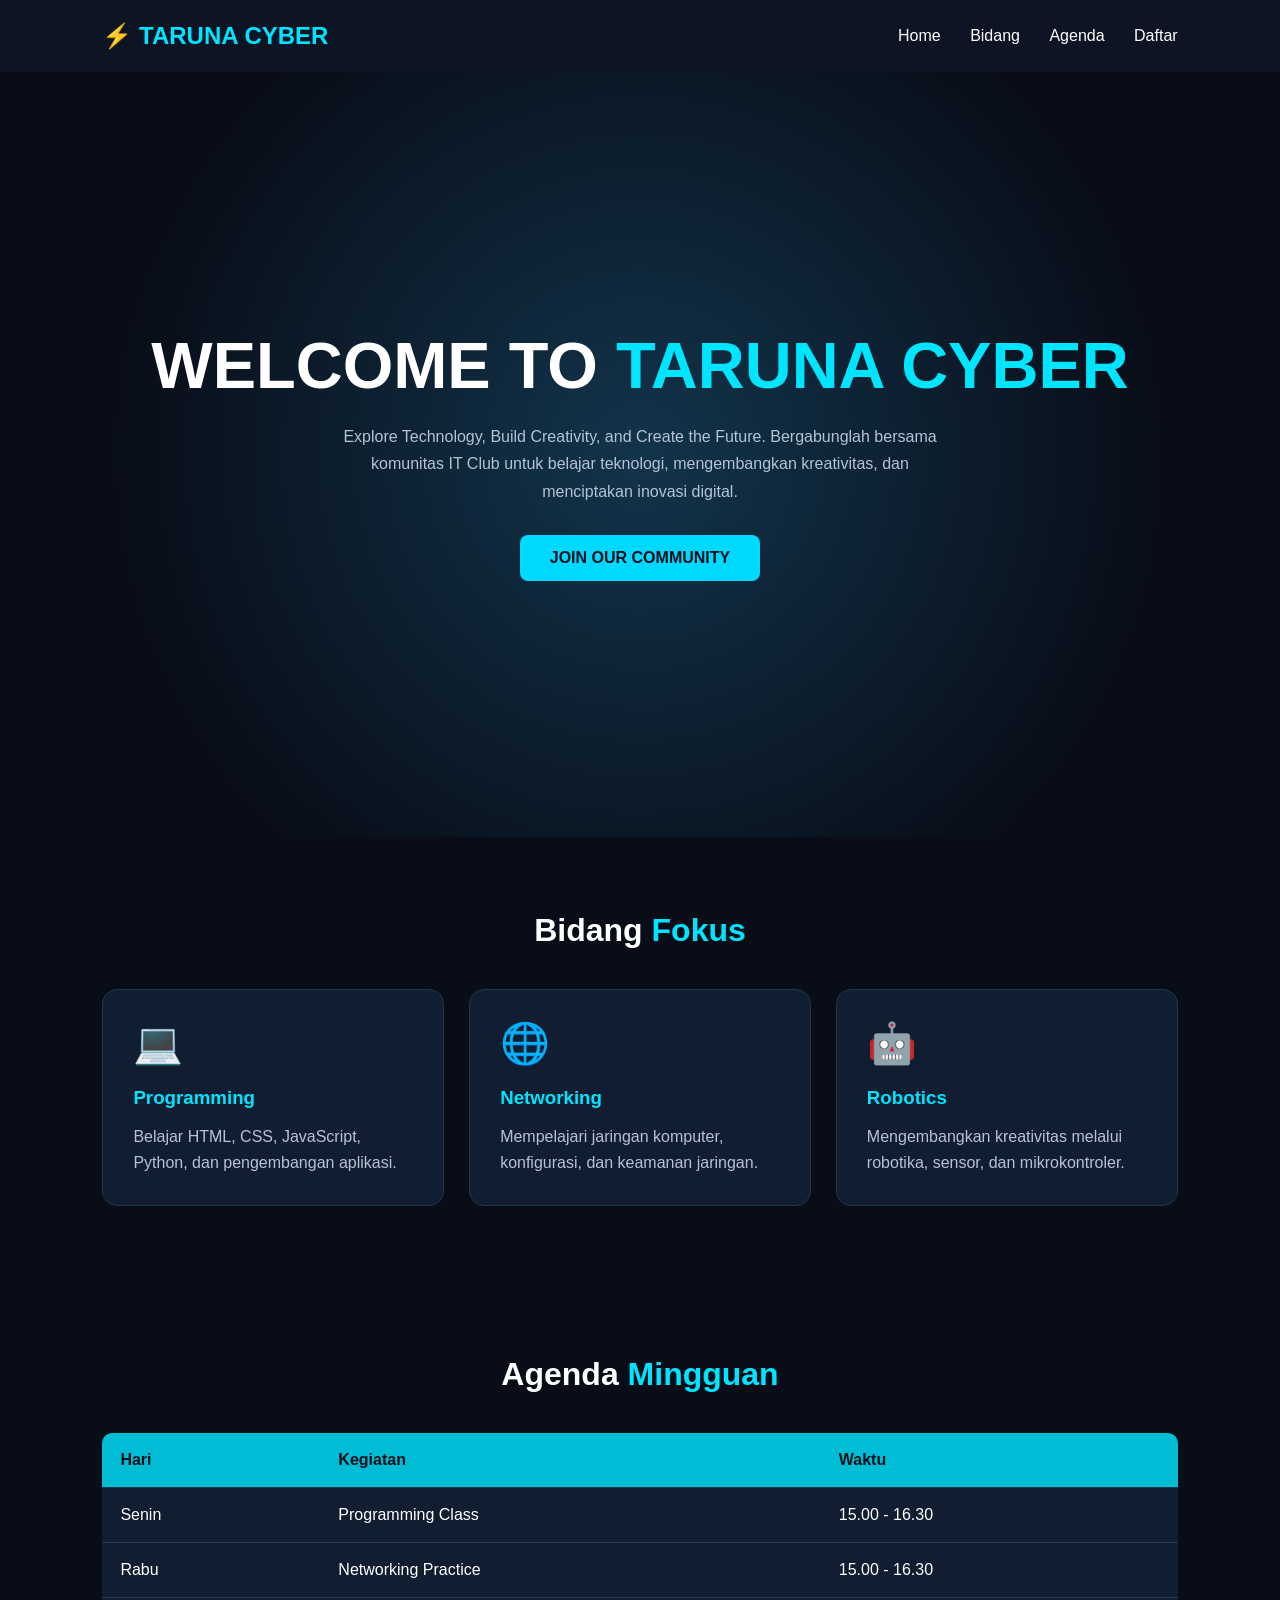
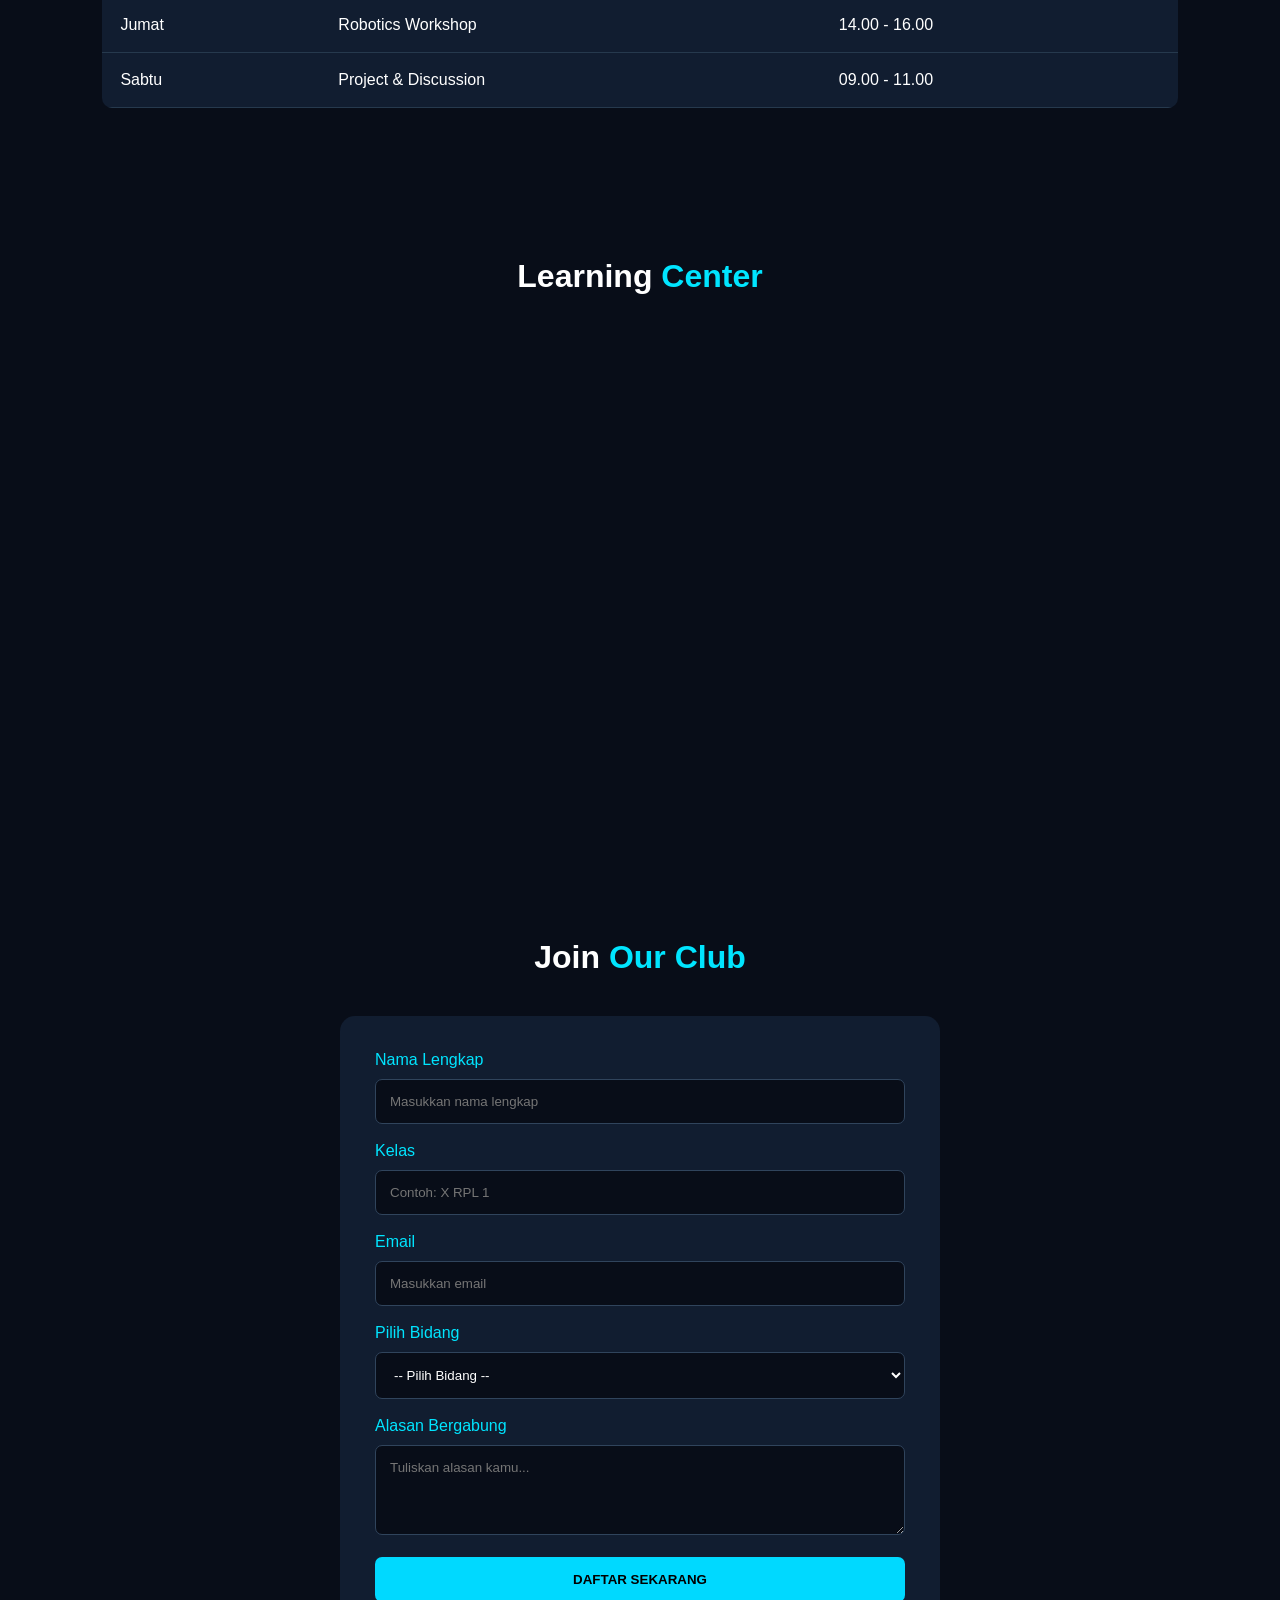
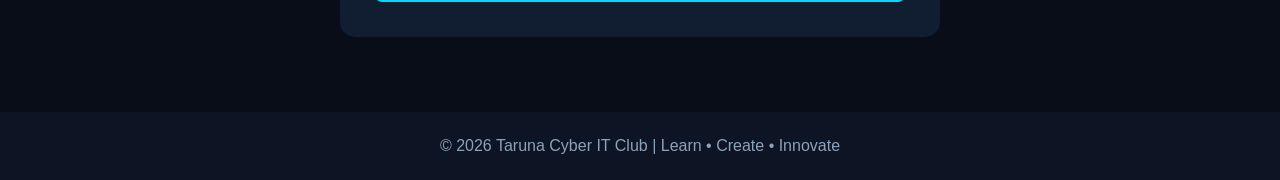
<file: index.html>
<!DOCTYPE html>
<html lang="id">
<head>
<meta charset="UTF-8">
<meta name="viewport" content="width=device-width, initial-scale=1.0">
<title>Taruna Cyber | IT Club</title>

<style>
* {
    margin: 0;
    padding: 0;
    box-sizing: border-box;
    font-family: Arial, sans-serif;
    scroll-behavior: smooth;
}

body {
    background: #080d18;
    color: white;
}

header {
    display: flex;
    justify-content: space-between;
    align-items: center;
    padding: 22px 8%;
    background: #0d1525;
    position: sticky;
    top: 0;
    z-index: 10;
}

.logo {
    color: #00e5ff;
    font-size: 24px;
    font-weight: bold;
}

nav a {
    color: white;
    text-decoration: none;
    margin-left: 25px;
    transition: .3s;
}

nav a:hover {
    color: #00e5ff;
}

.hero {
    min-height: 85vh;
    display: flex;
    flex-direction: column;
    justify-content: center;
    align-items: center;
    text-align: center;
    padding: 40px 20px;
    background: radial-gradient(circle, #12344b, #080d18 70%);
}

.hero h1 {
    font-size: clamp(40px, 7vw, 65px);
    margin-bottom: 20px;
}

.hero h1 span {
    color: #00e5ff;
}

.hero p {
    color: #b4c3d5;
    max-width: 600px;
    line-height: 1.7;
}

.btn {
    display: inline-block;
    margin-top: 30px;
    padding: 14px 30px;
    background: #00d9ff;
    color: #07111c;
    text-decoration: none;
    font-weight: bold;
    border-radius: 8px;
    transition: .3s;
}

.btn:hover {
    background: white;
    transform: translateY(-3px);
}

section {
    padding: 75px 8%;
}

.section-title {
    text-align: center;
    font-size: 32px;
    margin-bottom: 40px;
}

.section-title span {
    color: #00e5ff;
}

.cards {
    display: grid;
    grid-template-columns: repeat(auto-fit, minmax(220px, 1fr));
    gap: 25px;
}

.card {
    background: #111d30;
    padding: 30px;
    border: 1px solid #20364c;
    border-radius: 15px;
    transition: .3s;
}

.card:hover {
    transform: translateY(-8px);
    border-color: #00e5ff;
}

.card .icon {
    font-size: 40px;
    margin-bottom: 20px;
}

.card h3 {
    color: #00e5ff;
    margin-bottom: 15px;
}

.card p {
    color: #b4c3d5;
    line-height: 1.6;
}

table {
    width: 100%;
    border-collapse: collapse;
    background: #111d30;
    border-radius: 10px;
    overflow: hidden;
}

th, td {
    padding: 18px;
    text-align: left;
    border-bottom: 1px solid #26394d;
}

th {
    background: #00bcd4;
    color: #07111c;
}

tr:hover {
    background: #192a40;
}

.video {
    max-width: 800px;
    margin: auto;
}

.video iframe {
    width: 100%;
    aspect-ratio: 16/9;
    border: none;
    border-radius: 12px;
}

.register {
    max-width: 600px;
    margin: auto;
    background: #111d30;
    padding: 35px;
    border-radius: 15px;
}

.register input,
.register select,
.register textarea {
    width: 100%;
    padding: 14px;
    margin: 10px 0 18px;
    background: #080d18;
    border: 1px solid #30445c;
    color: white;
    border-radius: 7px;
}

.register label {
    color: #00e5ff;
}

.register button {
    width: 100%;
    padding: 15px;
    background: #00d9ff;
    border: none;
    border-radius: 7px;
    font-weight: bold;
    cursor: pointer;
}

.register button:hover {
    background: white;
}

footer {
    text-align: center;
    padding: 25px;
    background: #0d1525;
    color: #8da2b8;
}

@media(max-width: 650px) {
    header {
        flex-direction: column;
        gap: 18px;
    }

    nav a {
        margin: 0 7px;
        font-size: 13px;
    }

    th, td {
        padding: 12px 8px;
        font-size: 13px;
    }
}
</style>
</head>

<body>

<header>
    <div class="logo">⚡ TARUNA CYBER</div>
    <nav>
        <a href="#home">Home</a>
        <a href="#bidang">Bidang</a>
        <a href="#agenda">Agenda</a>
        <a href="#daftar">Daftar</a>
    </nav>
</header>

<!-- HERO -->
<section class="hero" id="home">
    <h1>WELCOME TO <span>TARUNA CYBER</span></h1>
    <p>
        Explore Technology, Build Creativity, and Create the Future.
        Bergabunglah bersama komunitas IT Club untuk belajar teknologi,
        mengembangkan kreativitas, dan menciptakan inovasi digital.
    </p>
    <a href="#daftar" class="btn">JOIN OUR COMMUNITY</a>
</section>

<!-- BIDANG -->
<section id="bidang">
    <h2 class="section-title">Bidang <span>Fokus</span></h2>

    <div class="cards">
        <div class="card">
            <div class="icon">💻</div>
            <h3>Programming</h3>
            <p>Belajar HTML, CSS, JavaScript, Python, dan pengembangan aplikasi.</p>
        </div>

        <div class="card">
            <div class="icon">🌐</div>
            <h3>Networking</h3>
            <p>Mempelajari jaringan komputer, konfigurasi, dan keamanan jaringan.</p>
        </div>

        <div class="card">
            <div class="icon">🤖</div>
            <h3>Robotics</h3>
            <p>Mengembangkan kreativitas melalui robotika, sensor, dan mikrokontroler.</p>
        </div>
    </div>
</section>

<!-- AGENDA -->
<section id="agenda">
    <h2 class="section-title">Agenda <span>Mingguan</span></h2>

    <table>
        <tr>
            <th>Hari</th>
            <th>Kegiatan</th>
            <th>Waktu</th>
        </tr>
        <tr>
            <td>Senin</td>
            <td>Programming Class</td>
            <td>15.00 - 16.30</td>
        </tr>
        <tr>
            <td>Rabu</td>
            <td>Networking Practice</td>
            <td>15.00 - 16.30</td>
        </tr>
        <tr>
            <td>Jumat</td>
            <td>Robotics Workshop</td>
            <td>14.00 - 16.00</td>
        </tr>
        <tr>
            <td>Sabtu</td>
            <td>Project & Discussion</td>
            <td>09.00 - 11.00</td>
        </tr>
    </table>
</section>

<!-- VIDEO -->
<section id="tutorial">
    <h2 class="section-title">Learning <span>Center</span></h2>

    <div class="video">
        <iframe
            src="https://www.youtube.com/embed/UB1O30fR-EE"
            title="HTML Tutorial"
            allowfullscreen>
        </iframe>
    </div>
</section>

<!-- PENDAFTARAN -->
<section id="daftar">
    <h2 class="section-title">Join <span>Our Club</span></h2>

    <form class="register" id="registrationForm">
        <label>Nama Lengkap</label>
        <input type="text" placeholder="Masukkan nama lengkap" required>

        <label>Kelas</label>
        <input type="text" placeholder="Contoh: X RPL 1" required>

        <label>Email</label>
        <input type="email" placeholder="Masukkan email" required>

        <label>Pilih Bidang</label>
        <select required>
            <option value="">-- Pilih Bidang --</option>
            <option>Programming</option>
            <option>Networking</option>
            <option>Robotics</option>
        </select>

        <label>Alasan Bergabung</label>
        <textarea rows="4" placeholder="Tuliskan alasan kamu..." required></textarea>

        <button type="submit">DAFTAR SEKARANG</button>
    </form>
</section>

<footer>
    <p>© 2026 Taruna Cyber IT Club | Learn • Create • Innovate</p>
</footer>

<script>
document.getElementById("registrationForm")
.addEventListener("submit", function(event) {
    event.preventDefault();

    alert("Pendaftaran berhasil dikirim! Terima kasih telah bergabung dengan Taruna Cyber.");

    this.reset();
});
</script>

</body>
</html>
</file>
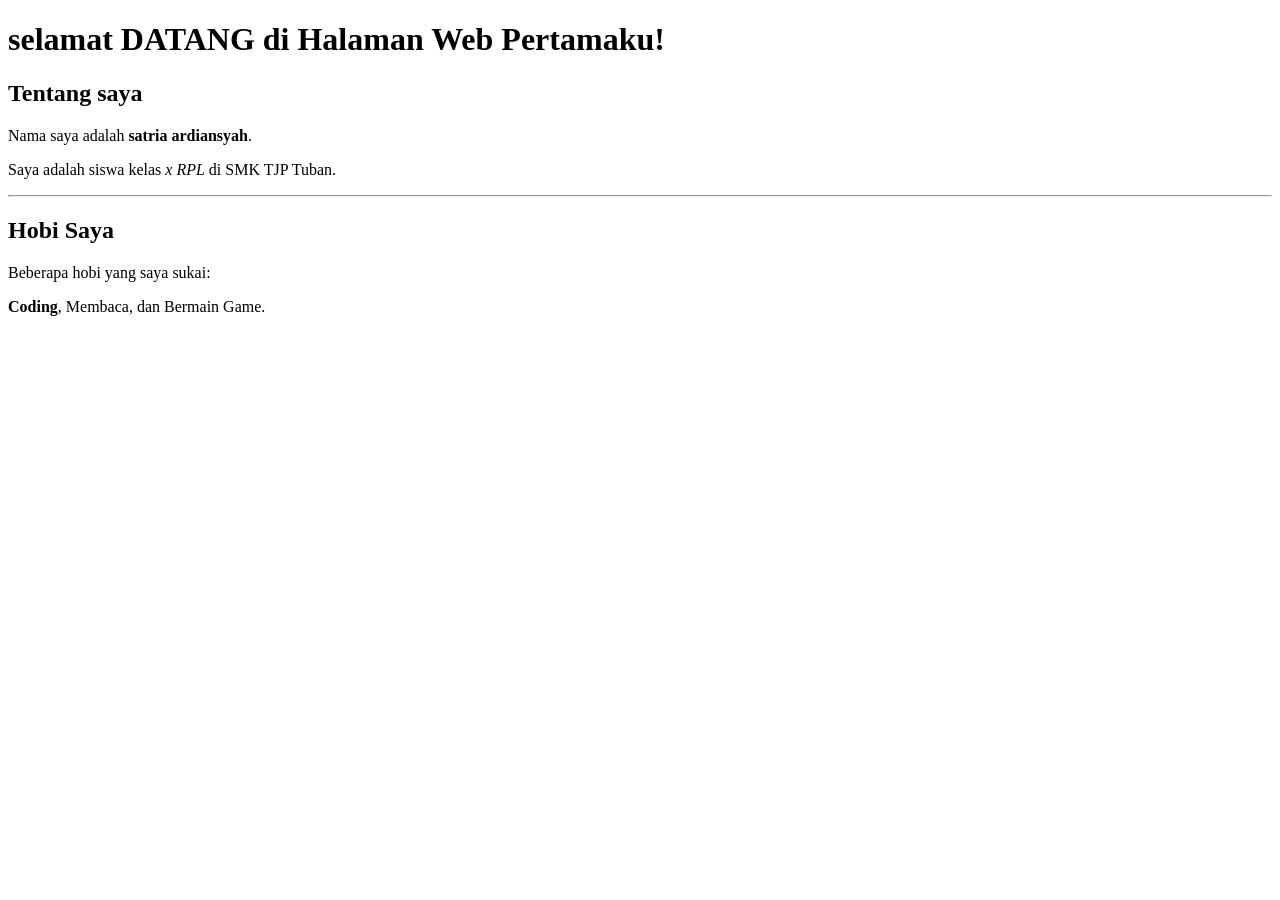
<file: ardicoki/index.html>
<!DOCTYPE html>
<html lang="en">
<head>
    <meta charset="UTF-8">
    <meta name="viewport" content="width=device-width, initial-scale=1.0">
    <title>Document</title>
</head>
</body>
 <h1>selamat DATANG di Halaman Web Pertamaku!</h1>
<h2>Tentang saya</h2>
<p>Nama saya adalah <strong>satria ardiansyah</strong>.</p>
<p>Saya adalah siswa kelas <em>x RPL</em> di SMK TJP Tuban.</p>

<hr>

<h2>Hobi Saya</h2>
<p>Beberapa hobi yang saya sukai:</p>

<!--Kamu bisa mengubah isi di bawah ini sesuai dengan dirimu -->
  <p><strong>Coding</strong>, Membaca, dan Bermain Game.</p>

</body>
</html>
</file>
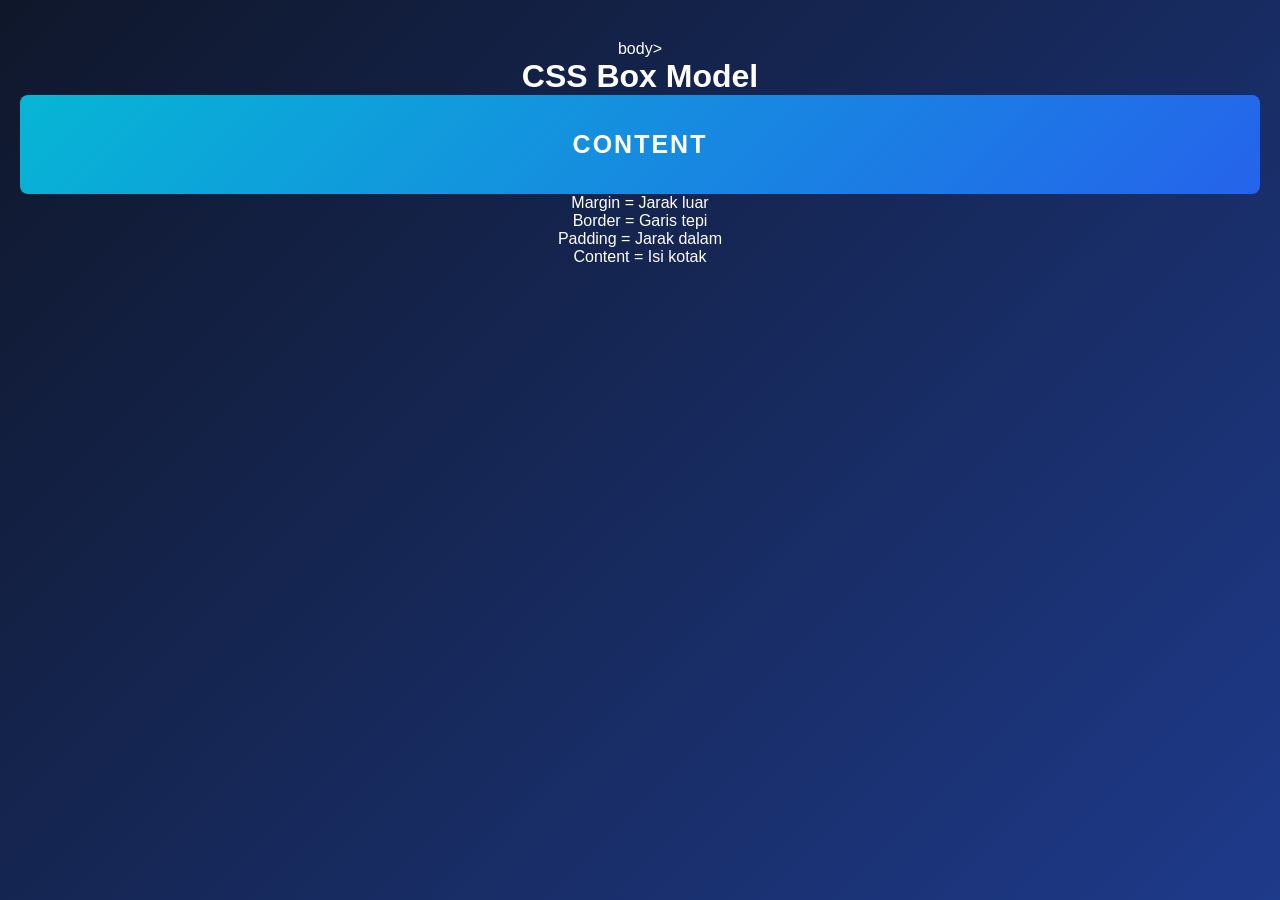
<file: b1.html>
<!DOCTYPE html>
<html lang="en">
<link>
  <meta charset="UTF-8">
  <meta name="viewport" content="width=device-width, initial-scale=1.0">
  <title>Document</title>
  <link rel="stylesheet" href="b1.css">
</head>
</head>

<body>
    body>

    <h1>CSS Box Model</h1>

    <div class="box">
        <div class="content">
            CONTENT
        </div>
    </div>

    <p>Margin = Jarak luar</p>
    <p>Border = Garis tepi</p>
    <p>Padding = Jarak dalam</p>
    <p>Content = Isi kotak</p>

</body>
</html>
</file>
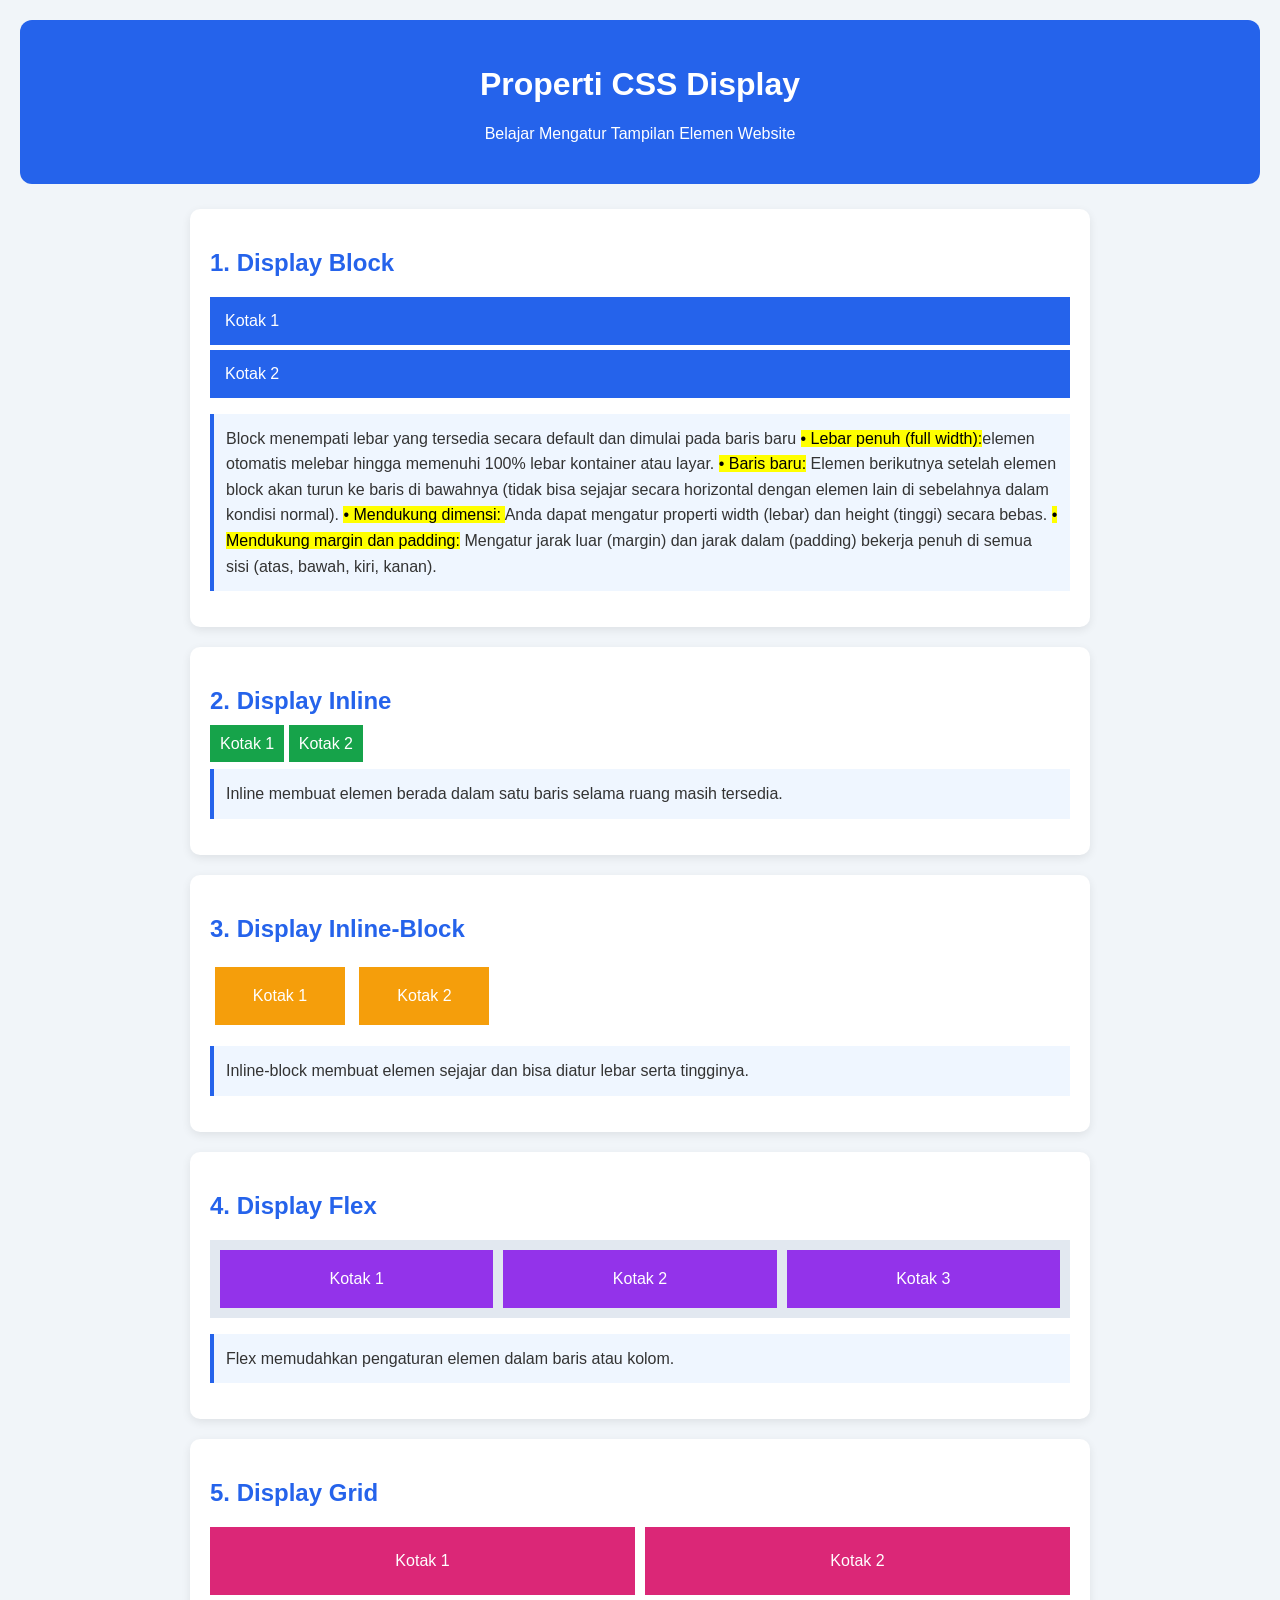
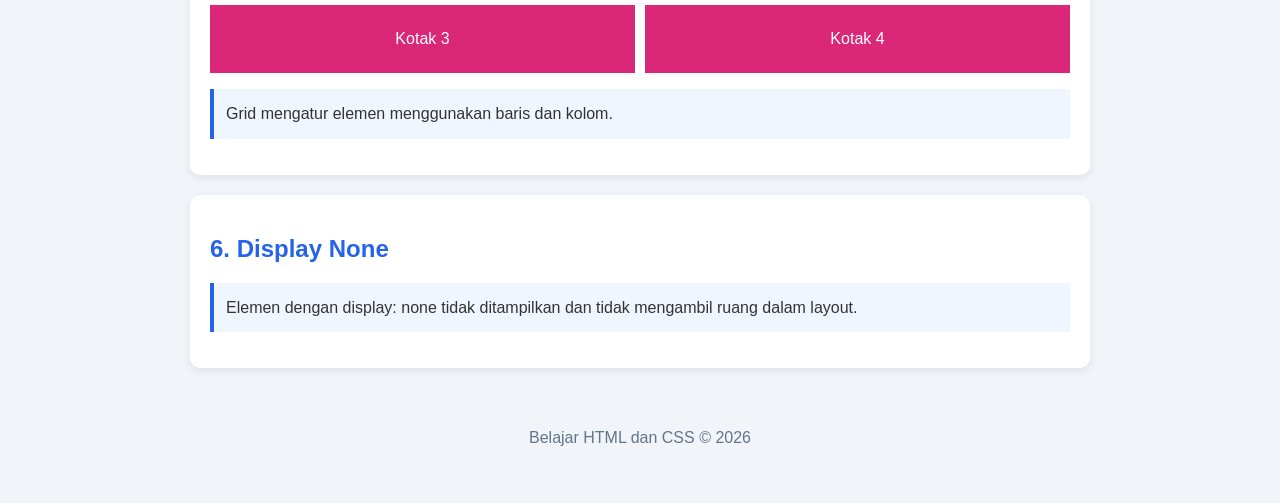
<file: b2.html>
<!DOCTYPE html>
<html lang="en">
<link>
  <meta charset="UTF-8">
  <meta name="viewport" content="width=device-width, initial-scale=1.0">
  <title>Document</title>
  <link rel="stylesheet" href="b2.css">
</head>
</head>
<body>

    <header>
        <h1>Properti CSS Display</h1>
        <p>Belajar Mengatur Tampilan Elemen Website</p>
    </header>

    <main class="container">

        <section class="card">
            <h2>1. Display Block</h2>
            <div class="block">Kotak 1</div>
            <div class="block">Kotak 2</div>
            <p class="keterangan">
                Block menempati lebar yang tersedia secara default
                dan dimulai pada baris baru
 <mark>• Lebar penuh (full width):</mark>elemen otomatis melebar hingga memenuhi 100% lebar kontainer atau layar.
<mark>• Baris baru:</mark> Elemen berikutnya setelah elemen block akan turun ke baris di bawahnya (tidak bisa sejajar secara horizontal dengan elemen lain di sebelahnya dalam kondisi normal).
<mark>• Mendukung dimensi: </mark>Anda dapat mengatur properti width (lebar) dan height (tinggi) secara bebas.
<mark>• Mendukung margin dan padding:</mark> Mengatur jarak luar (margin) dan jarak dalam (padding) bekerja penuh di semua sisi (atas, bawah, kiri, kanan).
            </p>
        </section>

        <section class="card">
            <h2>2. Display Inline</h2>
            <span class="inline">Kotak 1</span>
            <span class="inline">Kotak 2</span>
            <p class="keterangan">
                Inline membuat elemen berada dalam satu baris
                selama ruang masih tersedia.
            </p>
        </section>

        <section class="card">
            <h2>3. Display Inline-Block</h2>
            <div class="inline-block">Kotak 1</div>
            <div class="inline-block">Kotak 2</div>
            <p class="keterangan">
                Inline-block membuat elemen sejajar dan bisa
                diatur lebar serta tingginya.
            </p>
        </section>

        <section class="card">
            <h2>4. Display Flex</h2>
            <div class="flex-container">
                <div>Kotak 1</div>
                <div>Kotak 2</div>
                <div>Kotak 3</div>
            </div>
            <p class="keterangan">
                Flex memudahkan pengaturan elemen dalam baris
                atau kolom.
            </p>
        </section>

        <section class="card">
            <h2>5. Display Grid</h2>
            <div class="grid-container">
                <div>Kotak 1</div>
                <div>Kotak 2</div>
                <div>Kotak 3</div>
                <div>Kotak 4</div>
            </div>
            <p class="keterangan">
                Grid mengatur elemen menggunakan baris dan kolom.
            </p>
        </section>

        <section class="card">
            <h2>6. Display None</h2>
            <div class="none">Teks ini disembunyikan.</div>
            <p class="keterangan">
                Elemen dengan display: none tidak ditampilkan
                dan tidak mengambil ruang dalam layout.
            </p>
        </section>

    </main>

    <footer>
        <p>Belajar HTML dan CSS &copy; 2026</p>
    </footer>

</body>
</html>
</file>
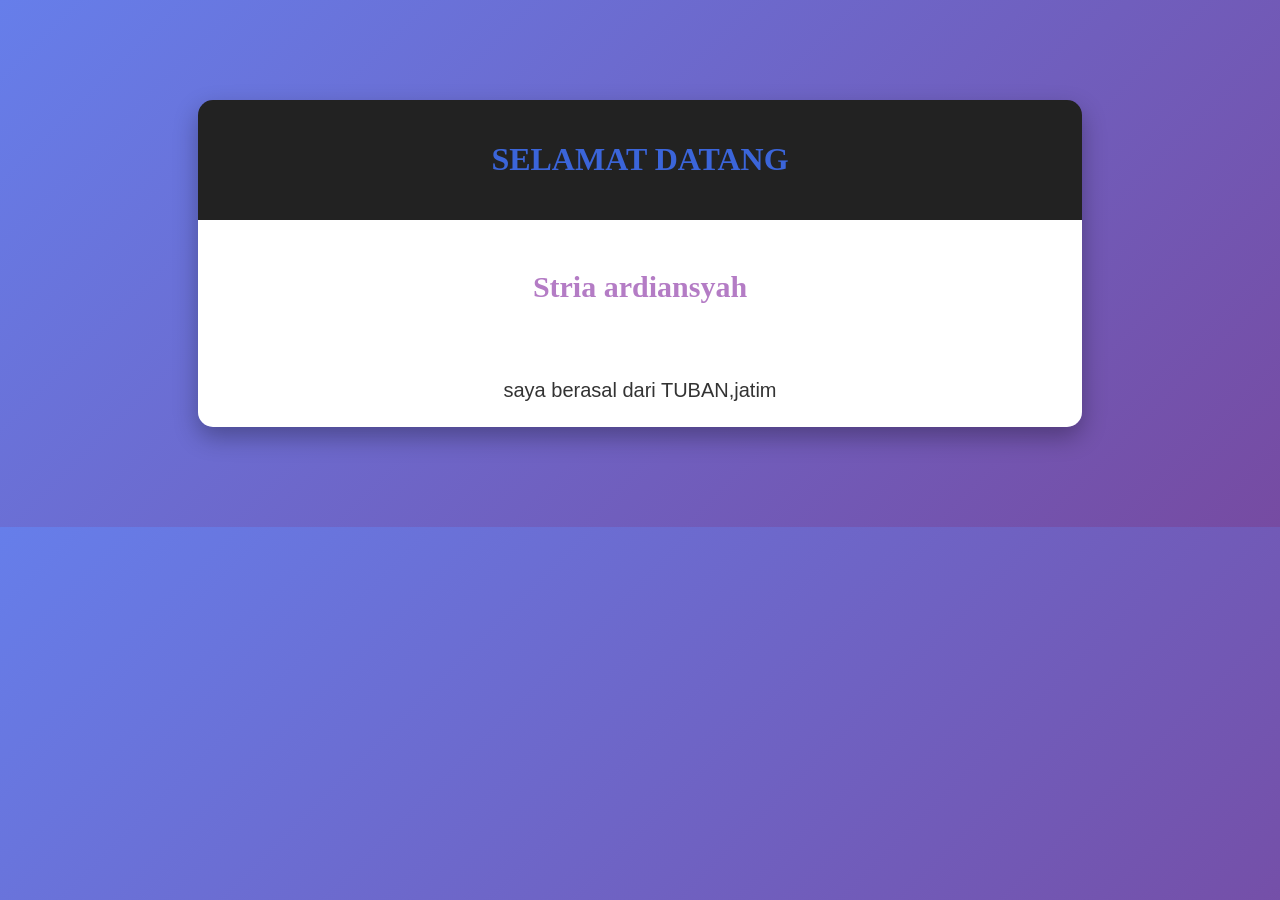
<file: coba1.html>
<!DOCTYPE html>
<html lang="en">
<head>
  <meta charset="UTF-8">
  <meta name="viewport" content="width=device-width, initial-scale=1.0">
  <title>Document</title>
  <style>
  border-bottom ::after  solid #AED6F1
  /* Selector Class — elemen yang punya class='highlight' */ 
  .highlight 
  { background-color: yellow; 
    font-weight: bold;
  } 
  /* Selector ID — elemen dengan id='hero' */
  #hero 
  { background-color:
     #1A5276;
      color: rgb(10, 10, 10); 
      padding: 40px; 
  } 
  /* Grouping — terapkan gaya yang sama ke h1, h2, h3 */ 
  h1, h2, h3 
  { font-family: 'Georgia', serif;
   color: #3b65da; 
  } 
  /* Pseudo-class — tautan saat di-hover */
   a:hover 
   { color: rgb(238, 0, 0);
   text-decoration: underline;
   }
   h2, h3 
  { font-family: 'Georgia', serif;
   color: #b47cc5; 
  } 

  </style>
</head>
<body>
     <!DOCTYPE html>
<html>
<head>
    <title>Welcome</title>

    <style>
        body {
            background: linear-gradient(135deg, #667eea, #764ba2);
            font-family: Arial, sans-serif;
        }

        table {
            width: 70%;
            margin: 100px auto;
            border-collapse: separate;
            border-spacing: 0;
            overflow: hidden;
            border-radius: 15px;
            box-shadow: 0 10px 25px rgba(0,0,0,0.3);
        }

        th {
            background: #222;
            color: white;
            padding: 20px;
        }

        td {
            background: white;
            color: #333;
            padding: 25px;
            text-align: center;
            font-size: 20px;
        }

        tr:hover td {
            background: #f1f1f1;
        }
    </style>
</head>

<body>

<table>
    <tr>
        <th><h1>SELAMAT DATANG</h1></th>
    </tr>

    <tr>
        <td><h2>Stria ardiansyah</h2></td>
    </tr>
    <td>saya berasal dari TUBAN,jatim</td>
</table>

</body>
</html>
</file>
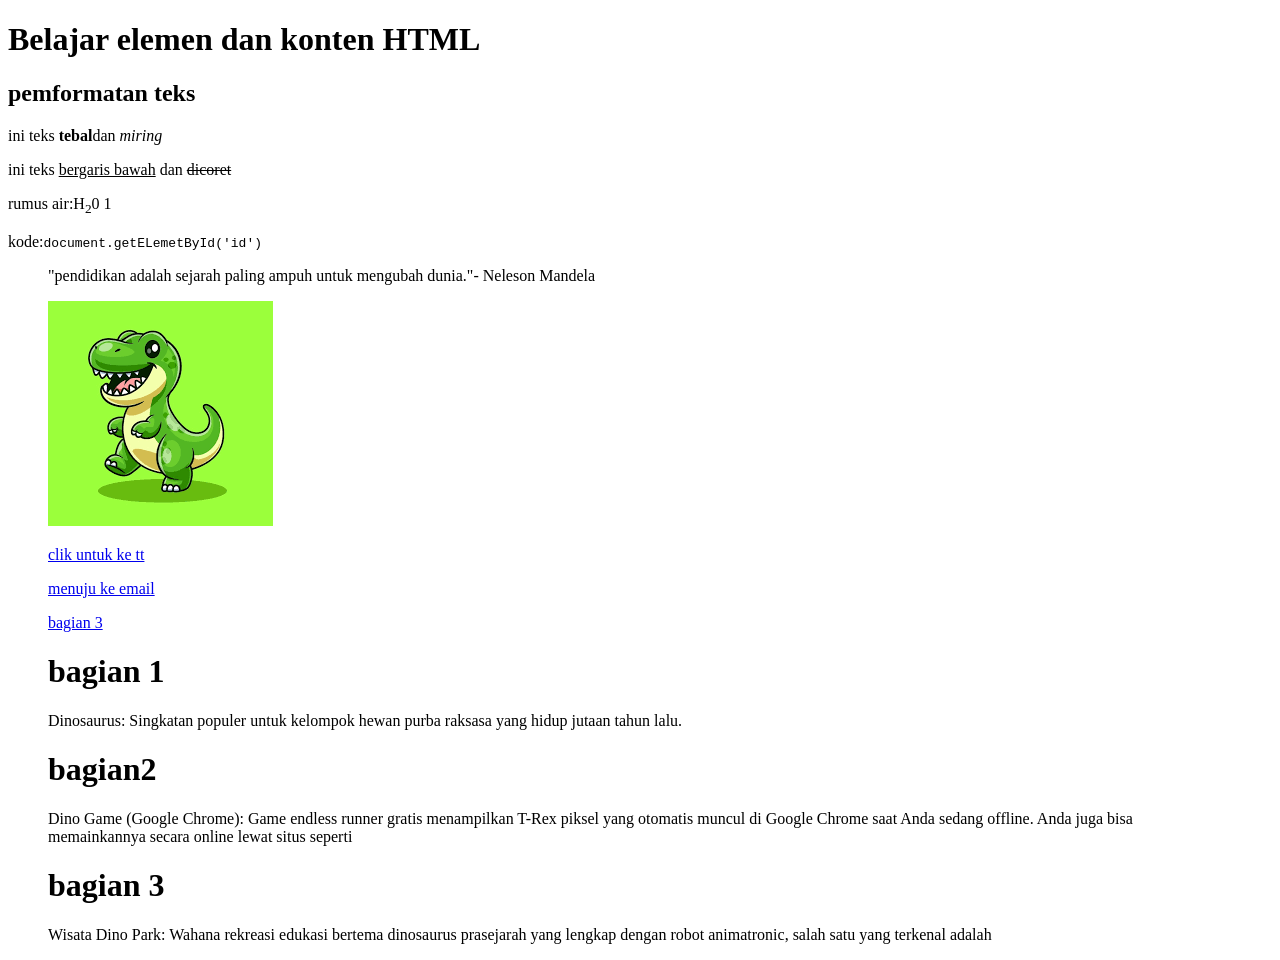
<file: ardicoki/bab1.html>
<!DOCTYPE html>
<html>
    <head>
        <meta charset="UTF-8">
        <meta name="viewport" content="width=device-width, initial-scale=1.0">
        <title>BAB 2 Elemen HTML </title>
    </head>
    <body>

        <h1>Belajar elemen dan konten HTML</h1>
    <h2>pemformatan teks</h2>
    <p>ini teks <strong>tebal</strong>dan <em>miring</em></p>
    <p>ini teks <u>bergaris bawah</u> dan <s>dicoret</s></p>
    <P>rumus air:H<sub>2</sub>0 1 <kuadrat:x></sub></P>
        <p>kode:<code>document.getELemetById('id')</code></p>
        <blockquote>
            "pendidikan adalah sejarah paling ampuh untuk mengubah dunia."-
            Neleson Mandela
            <blockqute>

<p></p>
        <img src="download.png" alt=width="100">
<p></p>
        <a href="https://www.tiktok.com/id-ID/">clik untuk ke tt</a>
<p><a>  <a href="ardirpl7@gmail.com">menuju ke email</a> 
<p><p>
        <a href="#bagian3">bagian 3</a>
        <h1 id="bagian1">bagian 1</h1>
        <p>Dinosaurus: Singkatan populer untuk kelompok hewan purba raksasa yang hidup jutaan tahun lalu.</p>
        <h1>bagian2</h1>
        <p>Dino Game (Google Chrome): Game endless runner gratis menampilkan T-Rex piksel yang otomatis muncul di Google Chrome saat Anda sedang offline. Anda juga bisa memainkannya secara online lewat situs seperti</p>
        <h1 id="bagian3">bagian 3</h1>
        <p>Wisata Dino Park: Wahana rekreasi edukasi bertema dinosaurus prasejarah yang lengkap dengan robot animatronic, salah satu yang terkenal adalah</p>
    </body>
    </html>
</file>
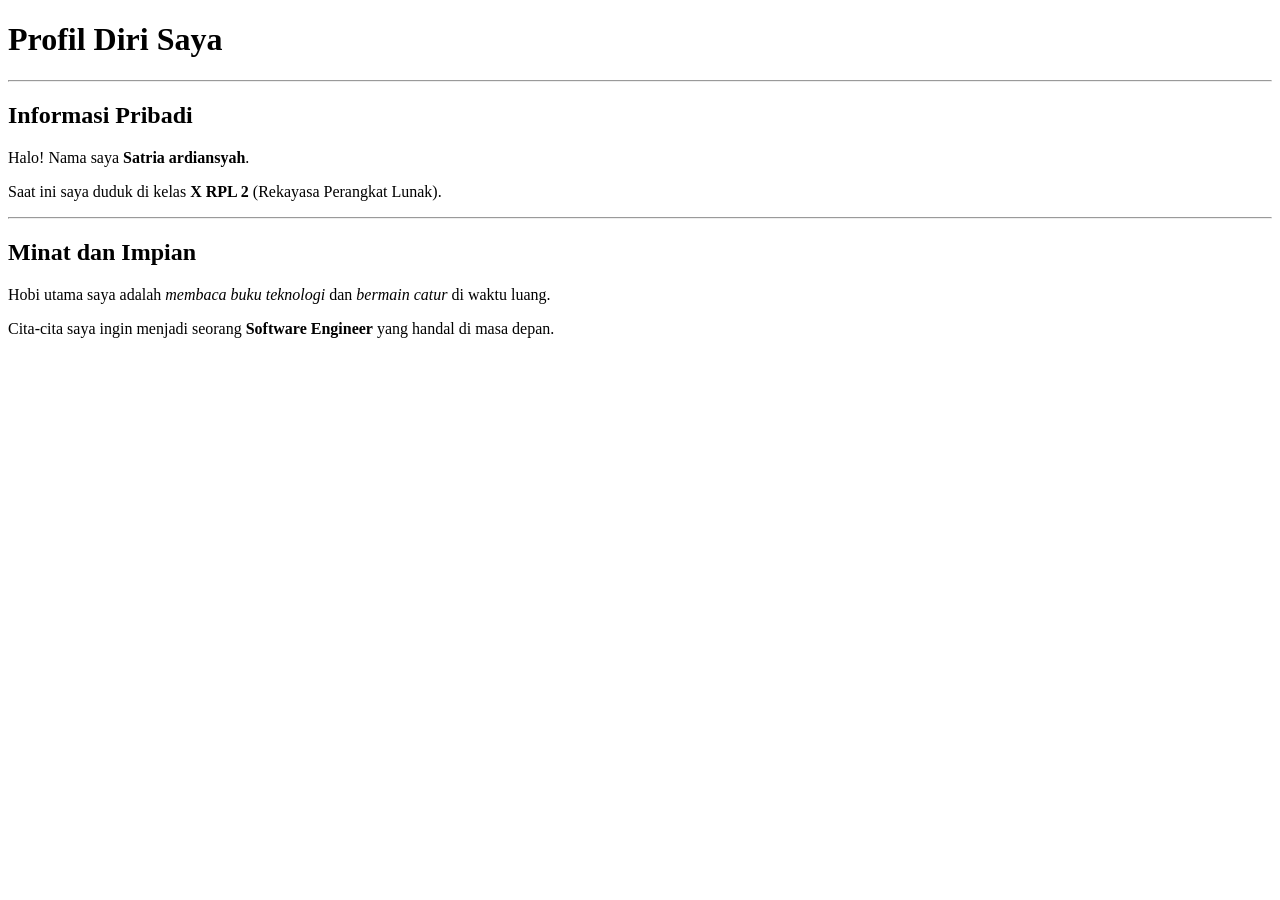
<file: ardicoki/Profil_satria.ardiansyah.html>
<!DOCTYPE html>
<html lang="id">
<head>
    <meta charset="UTF-8">
    <meta name="viewport" content="width=device-width, initial-scale=1.0">
    <title>Profil Saya</title>
</head>
<body>

    <h1>Profil Diri Saya</h1>
    <hr>

    <h2>Informasi Pribadi</h2>
    <p>Halo! Nama saya <strong>Satria ardiansyah</strong>.</p>
    <p>Saat ini saya duduk di kelas <strong>X RPL 2</strong> (Rekayasa Perangkat Lunak).</p>

    <hr>

    <h2>Minat dan Impian</h2>
    <p>Hobi utama saya adalah <em>membaca buku teknologi</em> dan <em>bermain catur</em> di waktu luang.</p>
    <p>Cita-cita saya ingin menjadi seorang <strong>Software Engineer</strong> yang handal di masa depan.</p>

</body>
</html>
</file>
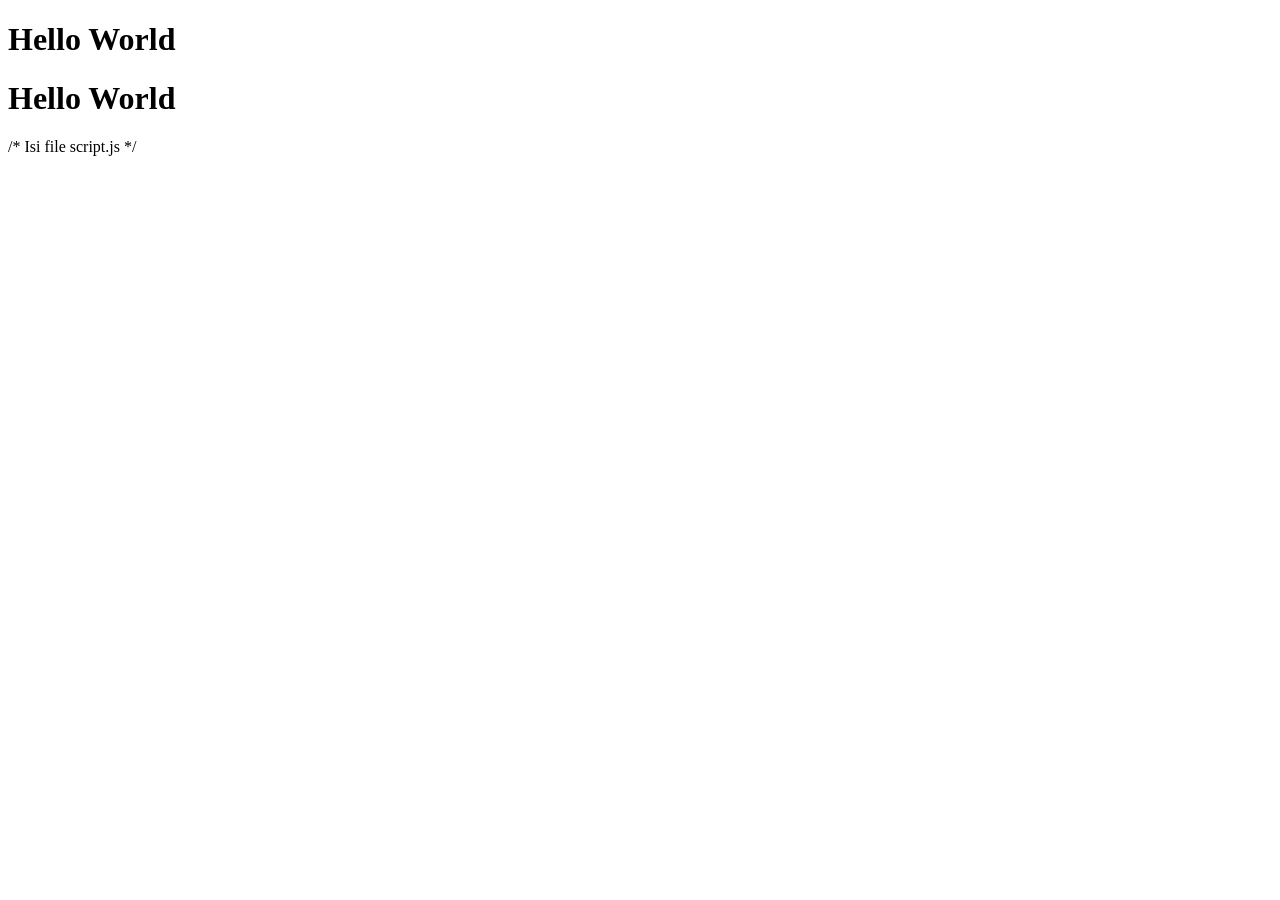
<file: bab 7/bab7.html>
<!-- 1. INTERNAL JavaScript: di dalam tag <script> -->
<!DOCTYPE html>
<html>
<head>
<title>Belajar JS</title>
</head>
<body>
<h1>Hello World</h1>
<!-- Letakkan <script> sebelum </body> agar HTML dimuat dulu -->
<script>
console.log('Halo dari JavaScript!');
alert('Selamat datang!');
</script>
</body>
</html>
<!-- 2. EKSTERNAL JavaScript: file .js terpisah -->
<body>
<h1>Hello World</h1>
<!-- src berisi path ke file JavaScript -->
<script src="script.js"></script>
</body>
/* Isi file script.js */
</file>
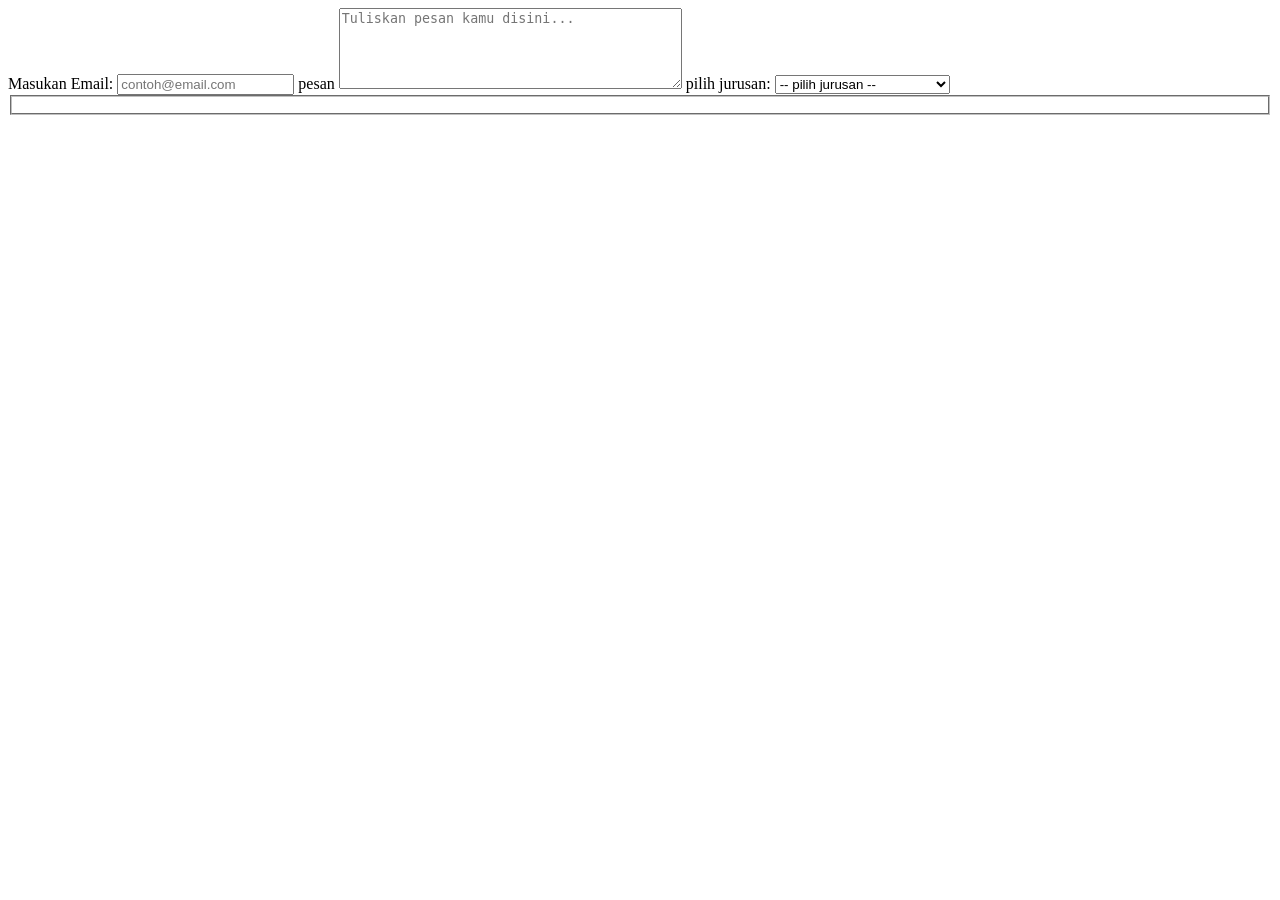
<file: bab-3/form1.html>
<!DOCTYPE html>
<html lang="en">
<head>
    <meta charset="UTF-2">
    <meta name="viewport" content="width=device-width, initial-scale=10">
    <title>Document</title>
</head>
<body>
    <label for="email">Masukan Email:</label>
    <input type="email" id="email" name="email" required placeholder="contoh@email.com">

<!-- Textarea -->
<label for="pesan">pesan</label>
<textarea id="pesan" name="pesan" rows="5" cols="40"
          placeholder="Tuliskan pesan kamu disini..."></textarea>
          
<!--select / Dropdown-->
<label for="jurusan">pilih jurusan:</label>
<select id="jurusan" name="jurusan">
    <option value="">-- pilih jurusan --</option>
    <option label=""teknologi informasi>
    <option value="rpl">rekayasa perangkat lunak</option>
    <option vakue="tkl">teknik komputer jaringan</option>
</optgrup>
<optgrup label="Bisnis">
    <option value="ak">Akutansi</option>
    <option value="pm">pemasaran</option>
   </optgrup>
   </select>

<!--Fieldset & legend-->
<fieldset>
</body>
</html>
</file>
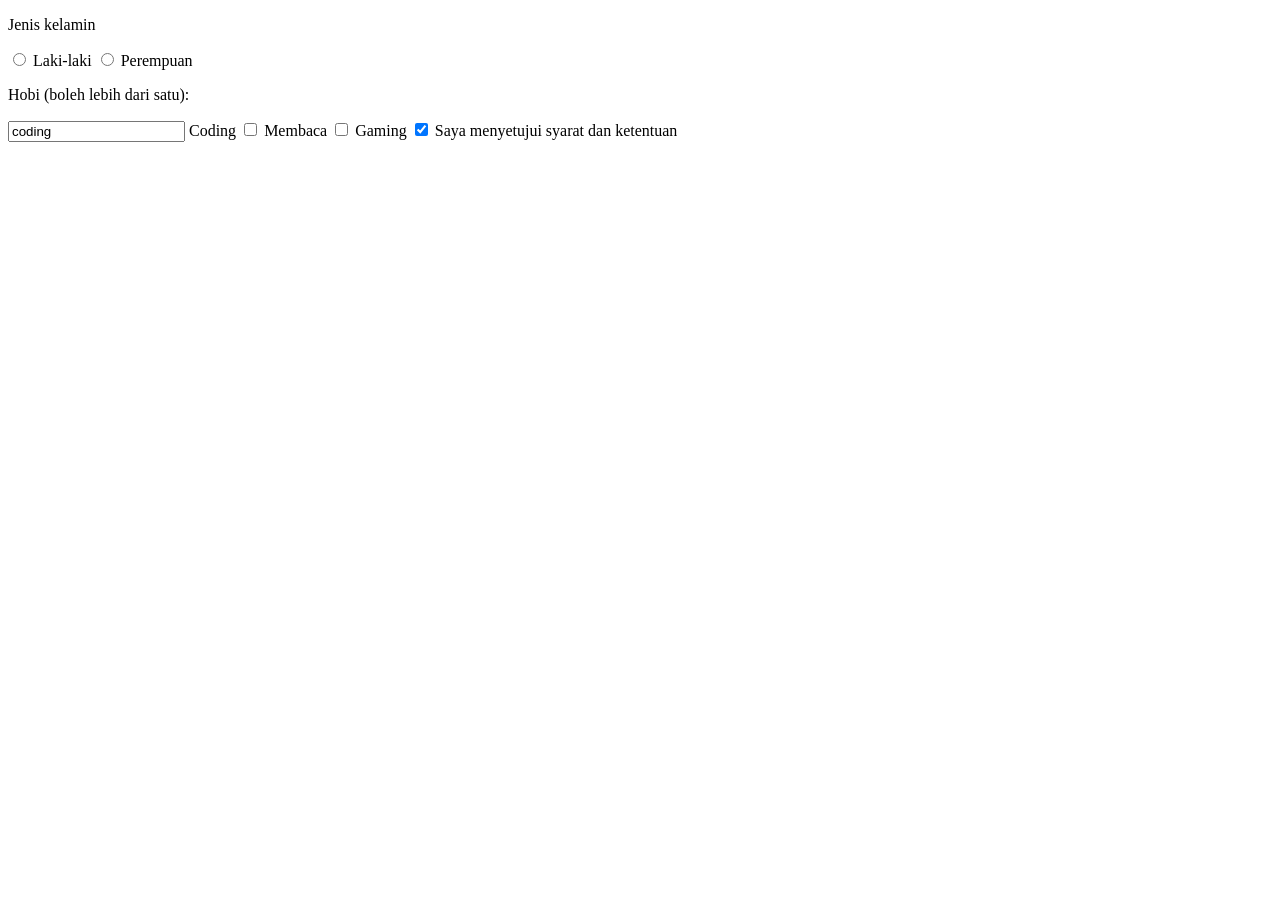
<file: bab-3/form2.html>
<!DOCTYPE html>
<html lang="en">
<head>
    <meta charset="UTF-8">
    <meta name="viewport" content="width=device-width, initial-scale=1.0">
    <title>Document</title>
</head>
<body>
<!-- radio Button: hanya bisa memilih SATU opsi-->
<!-- Gunakan name yang SMA untuk mengelompokkan pilihan-->
 <p>Jenis kelamin</p>
 <input type="radio" id="laki" name="gender" value="laki-laki">
 <label for="laki">Laki-laki</label>

 <input type="radio" id="perempuan" name="gender" value="p">
    <label for="perempuan">Perempuan</label>

<!-- Checkbox: bisa memilih lebih dari satu opsi-->
 <p>Hobi (boleh lebih dari satu):</p>
 <input teype="checkbox" id="coding" name="hobi" value="coding">
 <label for="coding">Coding</label>

 <input type="checkbox" id="membaca" name="hobi" value="membaca">
 <label for="membaca">Membaca</label>

 <input type="checkbox" id="gaming" name="hobi" value="gaming">
 <label for="gaming">Gaming</label>


<!-- Checkbox dengan checked (sudah dicentang secara defualt)-->
<input type="checkbox" id="setuju" name="setuju" name="setuju" value="ya"checked>
<label for="setuju">Saya menyetujui syarat dan ketentuan</label> 

</body>
</html>
</file>
<file: b1.css>
* {
            margin: 0;
            padding: 0;
            box-sizing: border-box;
        }

        body {
            font-family: 'Segoe UI', Arial, sans-serif;
            background: linear-gradient(135deg, #0f172a, #1e3a8a);
            color: white;
            min-height: 100vh;
            padding: 40px 20px;
            text-align: center;
        }

        header {
            margin-bottom: 40px;
        }

        header h1 {
            font-size: 42px;
            color: #38bdf8;
            margin-bottom: 12px;
        }

        header p {
            color: #cbd5e1;
            font-size: 16px;
        }

        .container {
            max-width: 850px;
            margin: auto;
            background: rgba(255, 255, 255, 0.08);
            padding: 30px;
            border: 1px solid rgba(255, 255, 255, 0.15);
            border-radius: 24px;
            box-shadow: 0 20px 50px rgba(0, 0, 0, 0.3);
        }

        .box-model {
            background: #fbbf24;
            padding: 25px;
            border: 8px solid #fb7185;
            margin: 20px auto 30px;
            max-width: 500px;
            border-radius: 15px;
            transition: 0.4s;
        }

        .box-model:hover {
            transform: scale(1.03);
            box-shadow: 0 10px 35px rgba(251, 191, 36, 0.3);
        }

        .content {
            background: linear-gradient(135deg, #06b6d4, #2563eb);
            color: white;
            padding: 35px 10px;
            border-radius: 8px;
            font-size: 25px;
            font-weight: bold;
            letter-spacing: 2px;
        }

        .cards {
            display: grid;
            grid-template-columns: repeat(2, 1fr);
            gap: 18px;
            margin-top: 25px;
            text-align: left;
        }

        .card {
            background: rgba(255, 255, 255, 0.08);
            border: 1px solid rgba(255, 255, 255, 0.12);
            padding: 20px;
            border-radius: 15px;
            transition: 0.3s;
        }

        .card:hover {
            background: rgba(255, 255, 255, 0.15);
            transform: translateY(-5px);
        }

        .card h3 {
            margin-bottom: 8px;
        }

        .card p {
            color: #cbd5e1;
            line-height: 1.6;
        }

        .margin h3 { color: #fbbf24; }
        .border h3 { color: #fb7185; }
        .padding h3 { color: #a3e635; }
        .content-info h3 { color: #38bdf8; }

        footer {
            margin-top: 35px;
            color: #94a3b8;
            font-size: 14px;
        }

        @media (max-width: 600px) {
            header h1 {
                font-size: 30px;
            }

            .container {
                padding: 18px;
            }

            .cards {
                grid-template-columns: 1fr;
            }

            .box-model {
                padding: 15px;
                border-width: 6px;
            }
        }
</file>
<file: b2.css>
nav a {
 display: block;
 padding: 10px 20px;
 background-color: #1A5276;
 color: white;
}
/* Membuat <li> (block) menjadi inline untuk navbar horizontal */
nav li {
display: inline-block;
margin-right: 10px;
}
/* Menyembunyikan elemen */
.tersembunyi {display: none; }
/* Hilang dari layout */
.transparan { visibility: hidden;}
* {
            box-sizing: border-box;
        }

        body {
            font-family: Arial, sans-serif;
            background: #f1f5f9;
            margin: 0;
            padding: 20px;
            color: #333;
        }

        header {
            background: #2563eb;
            color: white;
            text-align: center;
            padding: 25px;
            border-radius: 12px;
        }

        .container {
            max-width: 900px;
            margin: 25px auto;
        }

        .card {
            background: white;
            padding: 20px;
            margin-bottom: 20px;
            border-radius: 10px;
            box-shadow: 0 3px 10px #00000015;
        }

        h2 {
            color: #2563eb;
        }

        /* 1. BLOCK */
        .block {
            display: block;
            background: #2563eb;
            color: white;
            padding: 15px;
            margin: 5px 0;
        }

        /* 2. INLINE */
        .inline {
            display: inline;
            background: #16a34a;
            color: white;
            padding: 10px;
        }

        /* 3. INLINE-BLOCK */
        .inline-block {
            display: inline-block;
            width: 130px;
            background: #f59e0b;
            color: white;
            padding: 20px;
            margin: 5px;
            text-align: center;
        }

        /* 4. FLEX */
        .flex-container {
            display: flex;
            gap: 10px;
            flex-wrap: wrap;
            background: #e2e8f0;
            padding: 10px;
        }

        .flex-container div {
            flex: 1;
            min-width: 100px;
            background: #9333ea;
            color: white;
            padding: 20px;
            text-align: center;
        }

        /* 5. GRID */
        .grid-container {
            display: grid;
            grid-template-columns: repeat(2, 1fr);
            gap: 10px;
        }

        .grid-container div {
            background: #db2777;
            color: white;
            padding: 25px;
            text-align: center;
        }

        /* 6. NONE */
        .none {
            display: none;
        }

        .keterangan {
            background: #eff6ff;
            padding: 12px;
            border-left: 4px solid #2563eb;
            line-height: 1.6;
        }

        footer {
            text-align: center;
            padding: 20px;
            color: #64748b;
        }
        .warna {
          color: #f59e0b;
        }
</file>
